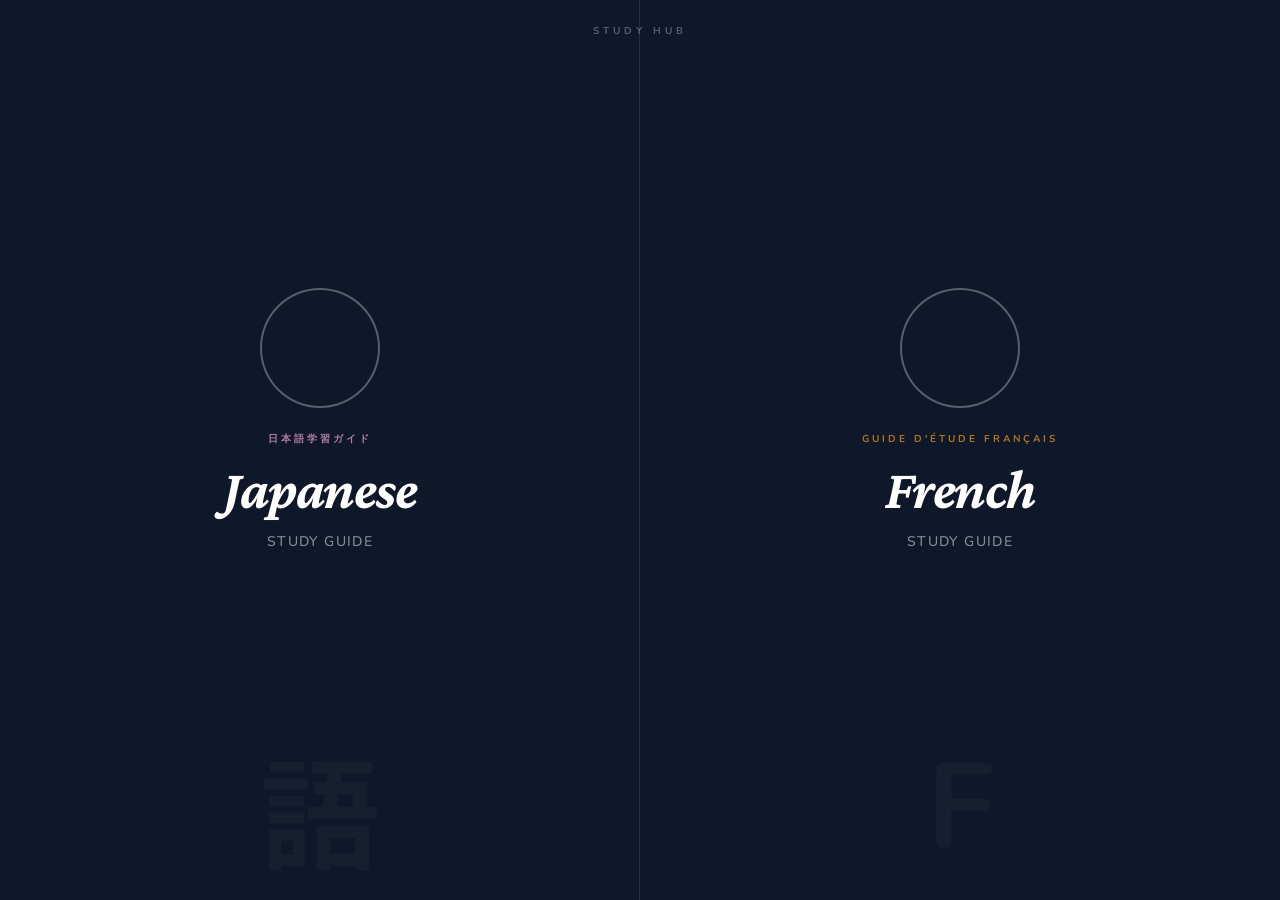
<file: index.html>
<!DOCTYPE html>
<html lang="en">
<head>
    <meta charset="UTF-8">
    <meta name="viewport" content="width=device-width, initial-scale=1.0">
    <title>Study Hub — Language Learning</title>
    <link rel="preconnect" href="https://fonts.googleapis.com">
    <link rel="preconnect" href="https://fonts.gstatic.com" crossorigin>
    <link href="https://fonts.googleapis.com/css2?family=Crimson+Pro:ital,wght@0,400;0,600;0,700;1,400;1,600&family=Nunito:wght@400;500;600;700;800;900&family=Noto+Sans+JP:wght@400;500;700&display=swap" rel="stylesheet">
    <style>
        * { margin: 0; padding: 0; box-sizing: border-box; }
        body { font-family: 'Nunito', sans-serif; background-color: #0f172a; overflow: hidden; }
        .split-container { display: flex; height: 100vh; width: 100vw; }
        .pane { flex: 1; display: flex; align-items: center; justify-content: center; position: relative; overflow: hidden; text-decoration: none; transition: flex 0.7s cubic-bezier(0.4, 0, 0.2, 1); }
        .pane:hover { flex: 1.45; }
        .pane-bg { position: absolute; inset: 0; background-size: cover; background-position: center; transition: transform 0.7s ease; }
        .pane:hover .pane-bg { transform: scale(1.05); }
        .pane-overlay { position: absolute; inset: 0; background: linear-gradient(to top, rgba(15, 23, 42, 0.9), rgba(15, 23, 42, 0.4), rgba(15, 23, 42, 0.2)); transition: opacity 0.5s ease; }
        .pane:hover .pane-overlay { opacity: 0.8; }
        .pane-content { position: relative; z-index: 10; display: flex; flex-direction: column; align-items: center; text-align: center; padding: 2rem; animation: slideUp 0.4s cubic-bezier(0.16, 1, 0.3, 1); }
        @keyframes slideUp { from { opacity: 0; transform: translateY(20px); } to { opacity: 1; transform: translateY(0); } }
        .flag-circle { width: 120px; height: 120px; border-radius: 50%; border: 2px solid rgba(255, 255, 255, 0.3); background-size: cover; background-position: center; margin-bottom: 1.5rem; transition: all 0.5s ease; }
        .pane-jp:hover .flag-circle { border-color: rgba(249, 168, 212, 0.7); box-shadow: 0 0 30px rgba(249, 168, 212, 0.5); }
        .pane-fr:hover .flag-circle { border-color: rgba(245, 158, 11, 0.7); box-shadow: 0 0 30px rgba(245, 158, 11, 0.5); }
        .pane-label { font-size: 10px; font-weight: bold; letter-spacing: 0.3em; text-transform: uppercase; margin-bottom: 0.75rem; opacity: 0.7; }
        .pane-jp .pane-label { color: #f9a8d4; }
        .pane-fr .pane-label { color: #f59e0b; }
        .pane-title { font-family: 'Crimson Pro', serif; font-size: 4rem; font-weight: bold; font-style: italic; color: white; margin-bottom: 0.75rem; letter-spacing: -0.02em; }
        .pane-subtitle { font-size: 0.875rem; color: rgba(255, 255, 255, 0.5); font-weight: 500; letter-spacing: 0.1em; text-transform: uppercase; margin-bottom: 1.5rem; }
        .pane-cta { opacity: 0; transition: all 0.3s ease; transform: translateY(8px); }
        .pane:hover .pane-cta { opacity: 1; transform: translateY(0); }
        .cta-pill { display: inline-flex; align-items: center; gap: 0.5rem; padding: 0.625rem 1.25rem; border-radius: 9999px; font-size: 12px; font-weight: bold; letter-spacing: 0.1em; text-transform: uppercase; border: 1px solid; background: rgba(255, 255, 255, 0.05); backdrop-filter: blur(4px); transition: all 0.3s ease; }
        .pane-jp .cta-pill { border-color: rgba(249, 168, 212, 0.4); color: #f9a8d4; }
        .pane-fr .cta-pill { border-color: rgba(245, 158, 11, 0.4); color: #f59e0b; }
        .pane-watermark { position: absolute; bottom: 2rem; left: 50%; transform: translateX(-50%); font-size: 120px; font-weight: bold; color: rgba(255, 255, 255, 0.03); user-select: none; pointer-events: none; line-height: 1; }
        .pane-jp .pane-watermark { font-family: 'Noto Sans JP', sans-serif; }
        .site-title { position: absolute; top: 1.5rem; left: 50%; transform: translateX(-50%); z-index: 20; text-align: center; pointer-events: none; }
        .site-title p { font-size: 10px; font-weight: bold; letter-spacing: 0.4em; text-transform: uppercase; color: rgba(255, 255, 255, 0.3); }
        .divider { position: absolute; right: 0; top: 0; bottom: 0; width: 1px; background-color: rgba(255, 255, 255, 0.1); display: none; }
        @media (min-width: 768px) { .divider { display: block; } .pane-title { font-size: 3.5rem; } }
        @media (max-width: 768px) { .split-container { flex-direction: column; } .pane, .pane:hover { flex: 1 !important; } .flag-circle { width: 80px; height: 80px; } .pane-title { font-size: 2.5rem; } .divider { display: none; } }
    </style>
</head>
<body>
    <div class="split-container">
        <a href="japanese.html" class="pane pane-jp">
            <div class="pane-bg" style="background-image: url('https://images.unsplash.com/photo-1493976040374-85c8e12f0c0e?q=80&w=2070&auto=format&fit=crop')"></div>
            <div class="pane-overlay"></div>
            <div class="pane-content">
                <div class="flag-circle" style="background-image: url('https://flagcdn.com/w320/jp.png')"></div>
                <p class="pane-label">日本語学習ガイド</p>
                <h2 class="pane-title">Japanese</h2>
                <p class="pane-subtitle">Study Guide</p>
                <div class="pane-cta">
                    <span class="cta-pill">Begin Studying →</span>
                </div>
            </div>
            <div class="pane-watermark">語</div>
            <div class="divider"></div>
        </a>

        <a href="french.html" class="pane pane-fr">
            <div class="pane-bg" style="background-image: url('https://images.unsplash.com/photo-1502602898657-3e91760cbb34?q=80&w=2073&auto=format&fit=crop')"></div>
            <div class="pane-overlay"></div>
            <div class="pane-content">
                <div class="flag-circle" style="background-image: url('https://flagcdn.com/w320/fr.png')"></div>
                <p class="pane-label">Guide d'étude français</p>
                <h2 class="pane-title">French</h2>
                <p class="pane-subtitle">Study Guide</p>
                <div class="pane-cta">
                    <span class="cta-pill">Begin Studying →</span>
                </div>
            </div>
            <div class="pane-watermark">F</div>
        </a>
    </div>

    <div class="site-title">
        <p>Study Hub</p>
    </div>
</body>
</html>
</file>
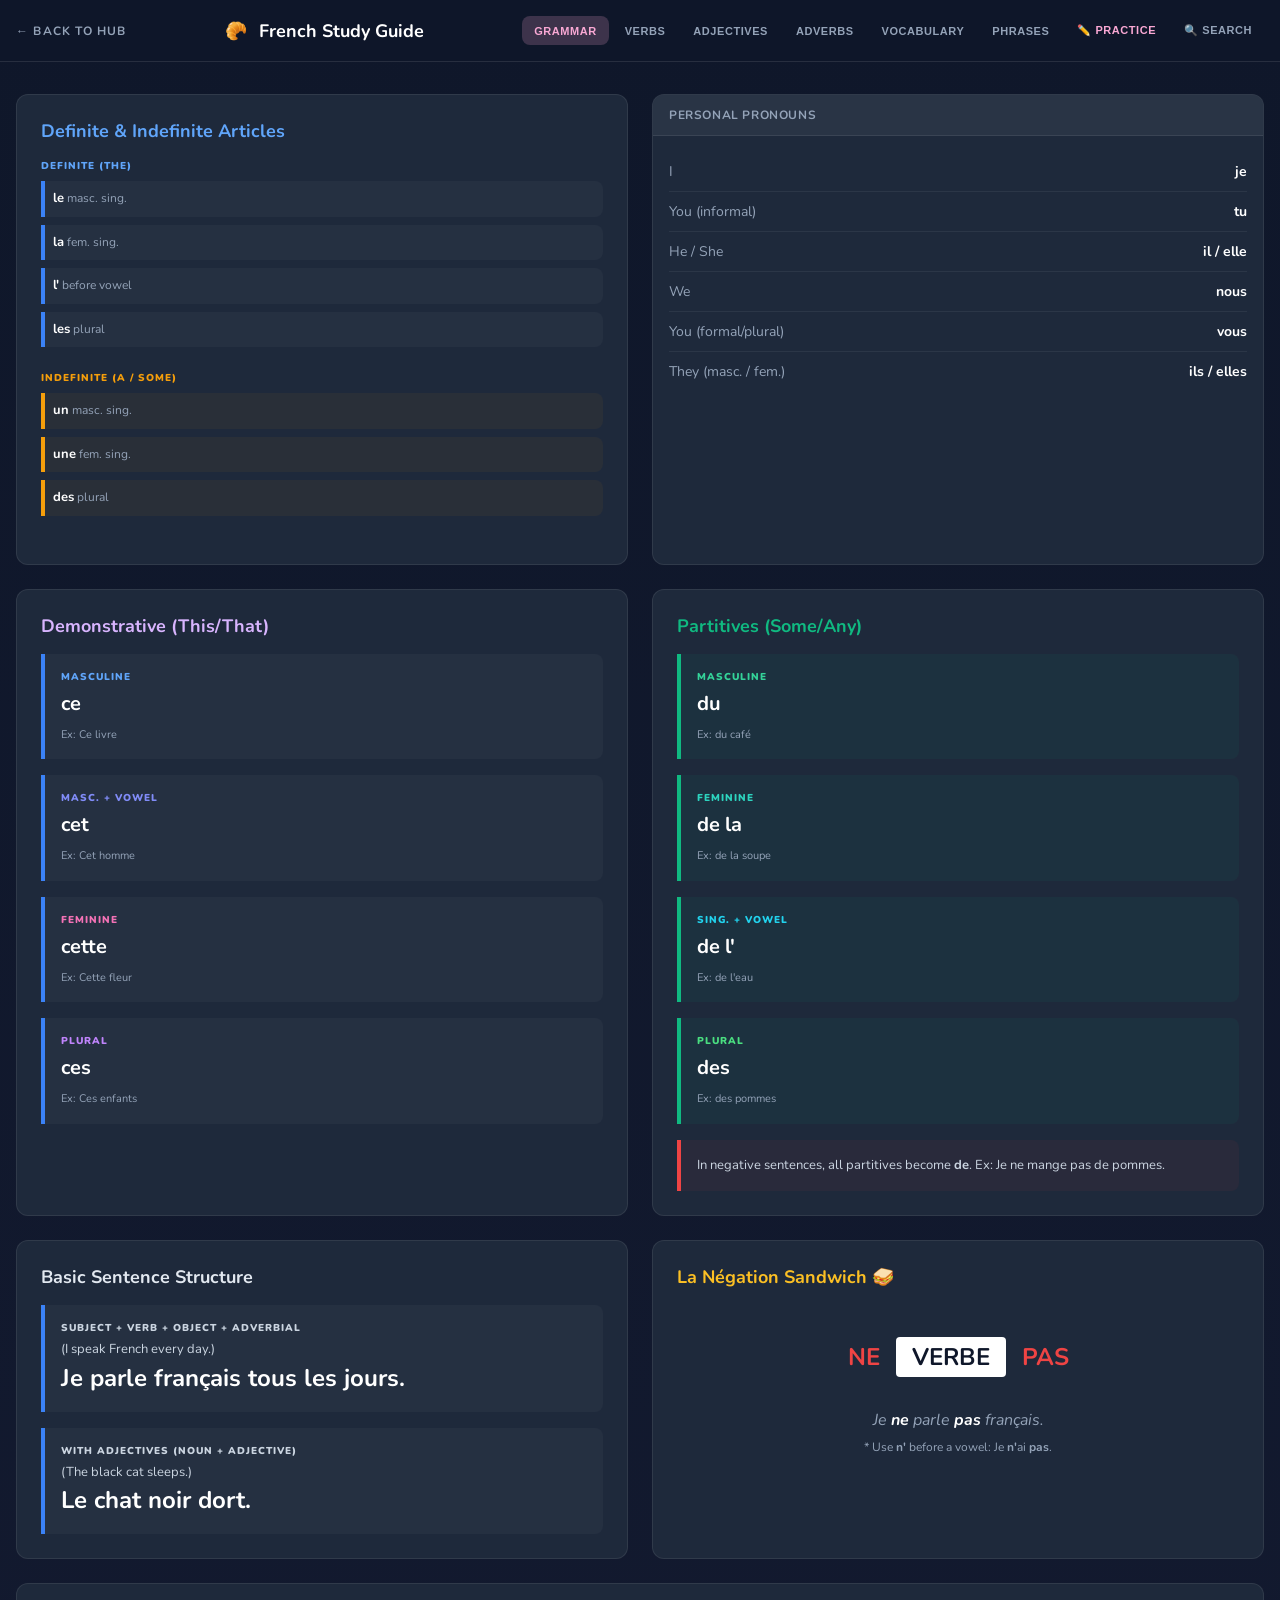
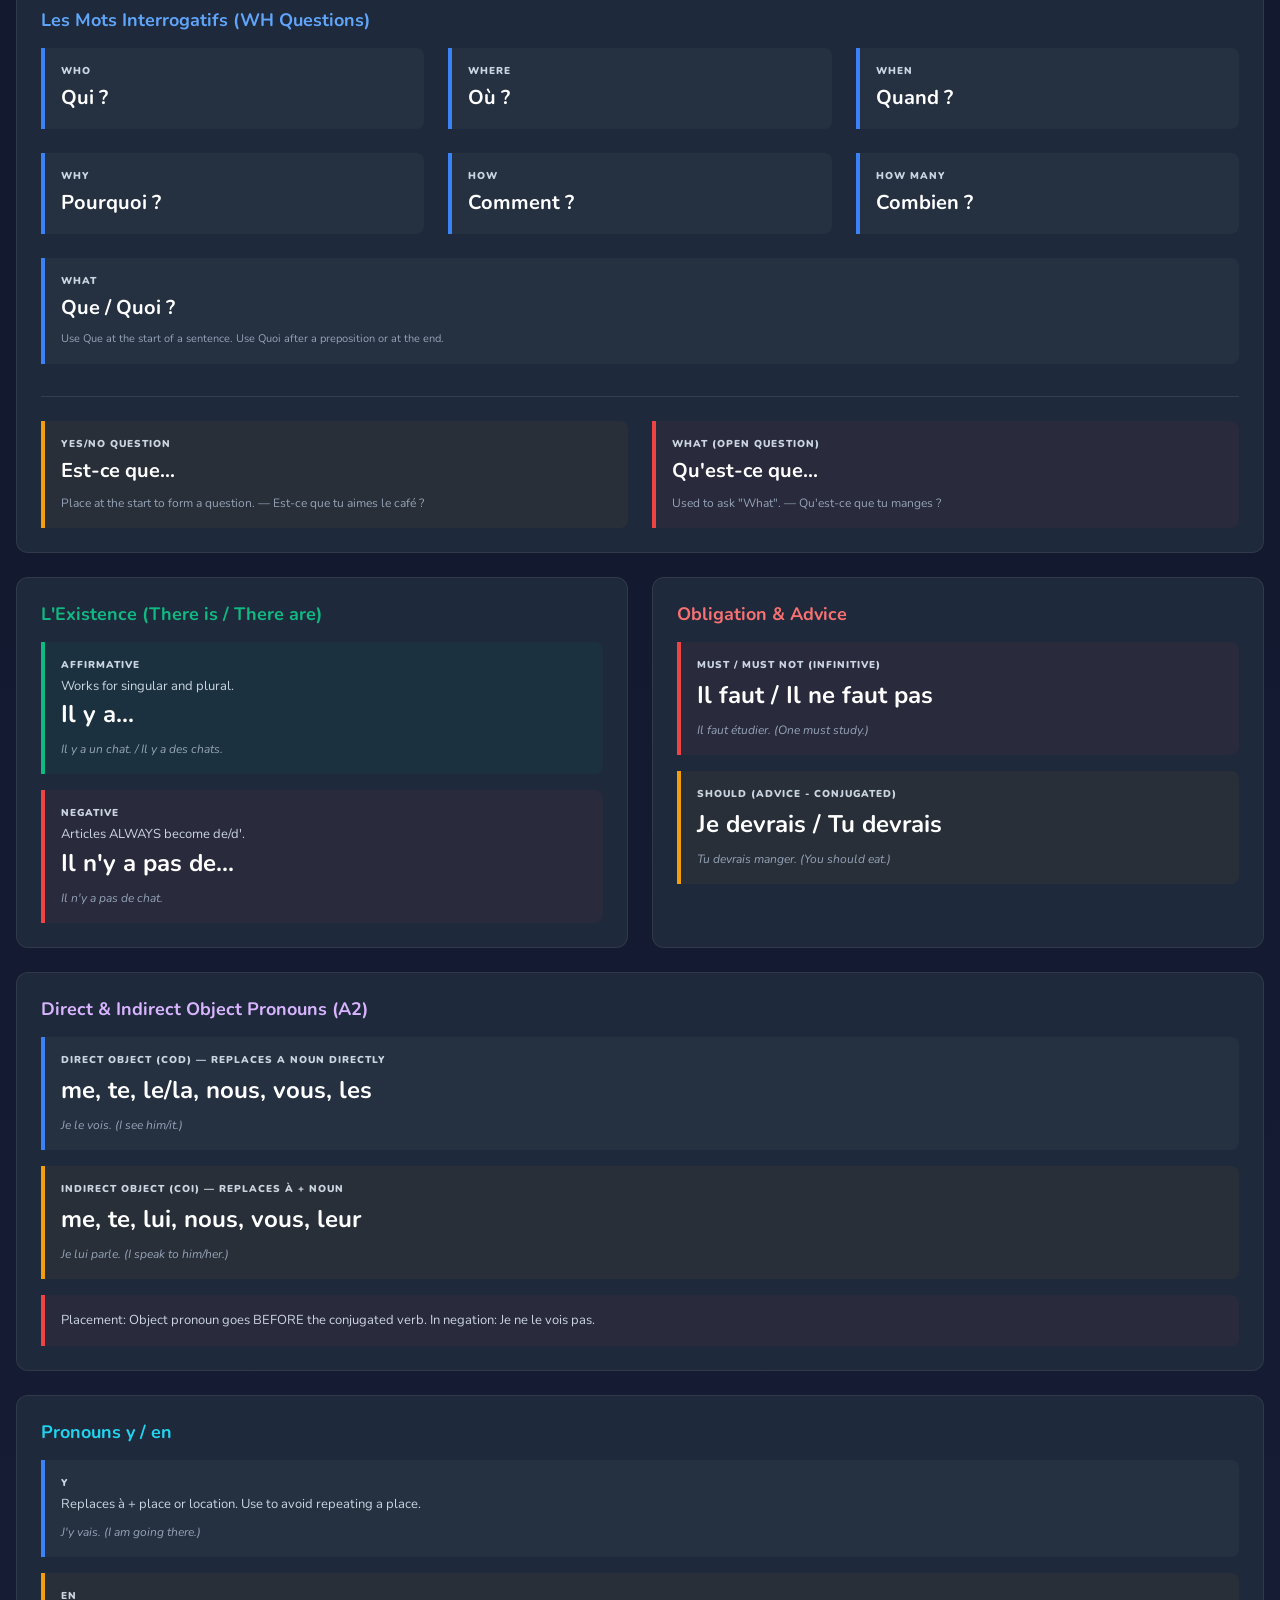
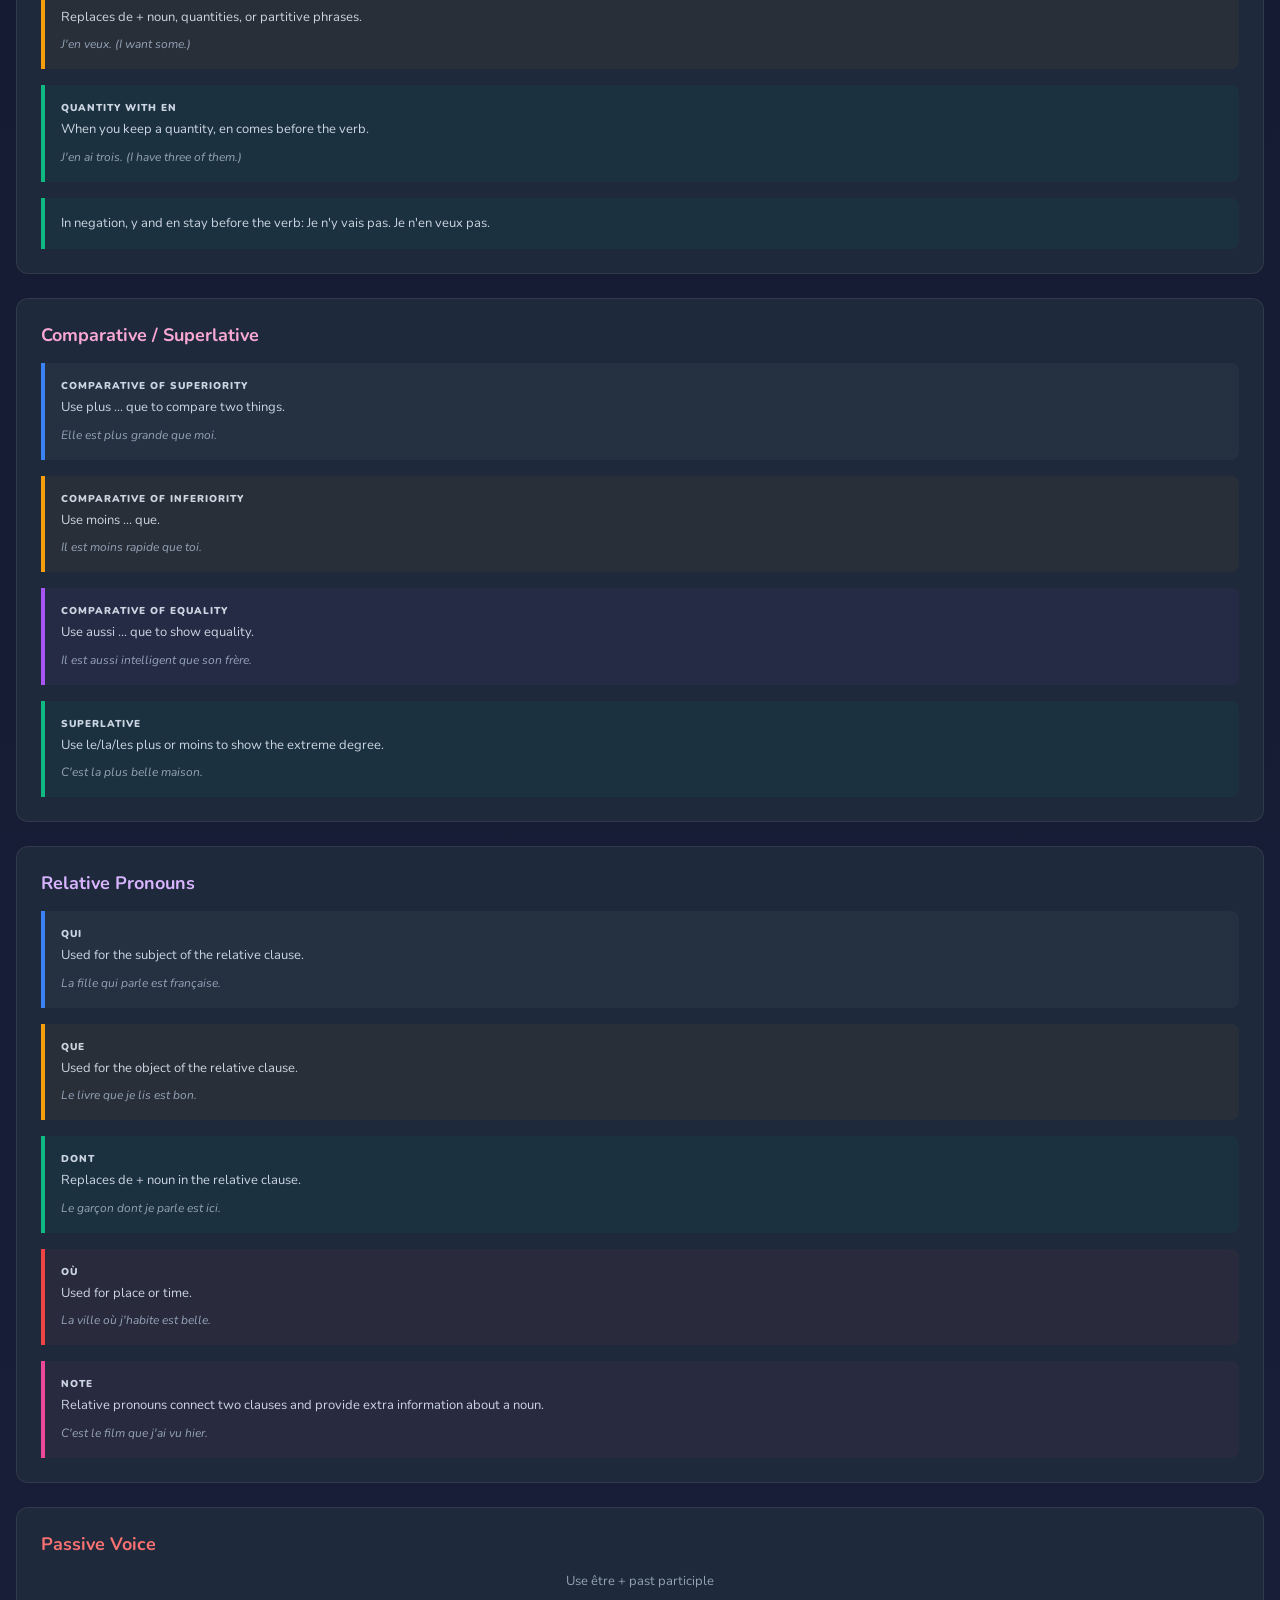
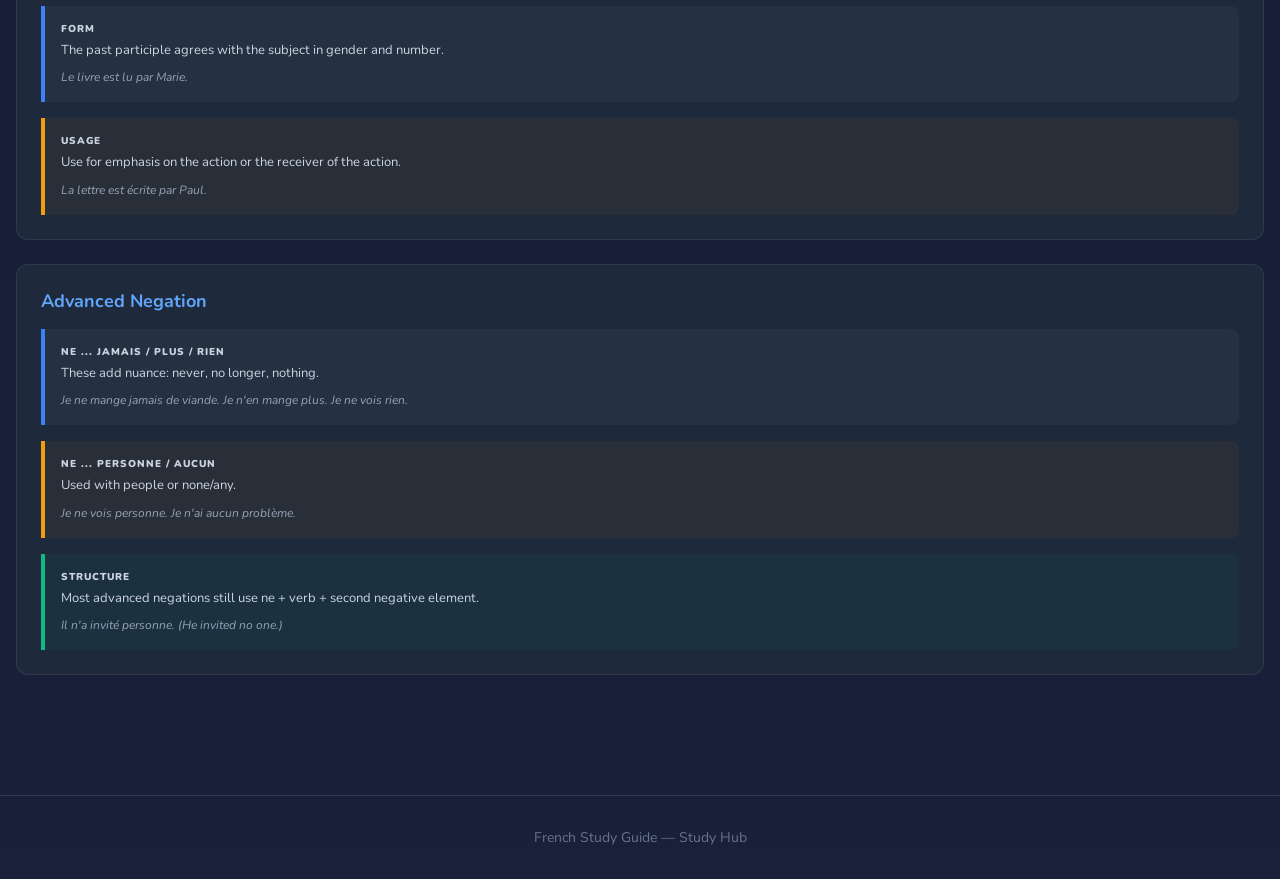
<file: french.html>
<!DOCTYPE html>
<html lang="en">
<head>
    <meta charset="UTF-8">
    <meta name="viewport" content="width=device-width, initial-scale=1.0">
    <title>French Study Guide</title>
    <script type="module" src="js/french.js"></script>
    <script src="js/practicemodule.js"></script>
    <link rel="stylesheet" href="style.css">
    <link rel="preconnect" href="https://fonts.googleapis.com">
    <link rel="preconnect" href="https://fonts.gstatic.com" crossorigin>
    <link href="https://fonts.googleapis.com/css2?family=Nunito:wght@400;500;600;700;800;900&display=swap" rel="stylesheet">
</head>
<body data-lang="fr">
    <header>
        <div class="header-content">
            <a href="index.html" class="back-link">← Back to Hub</a>
            <div class="header-title">
                <span>🥐</span>
                <span>French Study Guide</span>
            </div>

            <button class="menu-toggle" id="menuToggle" aria-label="Open Menu">
                <span></span>
                <span></span>
                <span></span>
            </button>

            <nav class="nav-tabs" id="navTabs">
                <button class="tab-btn active" onclick="switchTab('grammar')">Grammar</button>
                <button class="tab-btn" onclick="switchTab('verbs')">Verbs</button>
                <button class="tab-btn" onclick="switchTab('adjectives')">Adjectives</button>
                <button class="tab-btn" onclick="switchTab('adverbs')">Adverbs</button>
                <button class="tab-btn" onclick="switchTab('vocabulary')">Vocabulary</button>
                <button class="tab-btn" onclick="switchTab('phrases')">Phrases</button>
                <button class="tab-btn practice-tab-btn" onclick="switchTab('practice')">✏️ Practice</button>
                <button class="tab-btn" onclick="switchTab('search')">🔍 Search</button>
            </nav>
        </div>
    </header>

    <main>

        <!-- ── Grammar tab ─────────────────────────────────────────── -->
        <div id="grammar" class="tab-content active">
            <!-- Static island: Négation Sandwich visual -->
            <div id="negation-sandwich-visual" class="card" style="display:none;">
                <h3 class="card-title gold">La Négation Sandwich 🥪</h3>
                <div style="display:flex;align-items:center;justify-content:center;gap:1rem;font-size:1.5rem;font-weight:bold;padding:2rem 0;">
                    <span style="color:#ef4444;">NE</span>
                    <span style="background:white;color:#0f172a;padding:0.25rem 1rem;border-radius:0.25rem;">VERBE</span>
                    <span style="color:#ef4444;">PAS</span>
                </div>
                <p class="vocab-en" style="text-align:center;font-style:italic;">Je <b style="color:white;">ne</b> parle <b style="color:white;">pas</b> français.</p>
                <p class="vocab-en" style="text-align:center;font-size:12px;margin-top:0.5rem;">* Use <b>n'</b> before a vowel: Je <b>n'</b>ai <b>pas</b>.</p>
            </div>
        </div>

        <!-- ── Verbs tab ────────────────────────────────────────────── -->
        <div id="verbs" class="tab-content"></div>

        <!-- ── Adjectives tab ──────────────────────────────────────── -->
        <div id="adjectives" class="tab-content">
            <!-- Static island: BAGS adjective placement -->
            <div id="bags-placement" style="display:none;">
                <div class="grid-2" style="margin-bottom:1.5rem;">
                    <div class="info-box gold" style="margin:0;">
                        <p class="accent-text">Adjective Placement</p>
                        <p class="vocab-en" style="font-size:13px;">Most adjectives go <b>AFTER</b> the noun (<i>maison blanche</i>).<br>Short/Common (BAGS) go <b>BEFORE</b> (<i>petit chat</i>).</p>
                        <p class="vocab-en" style="font-size:11px;margin-top:0.5rem;">BAGS = Beauty, Age, Goodness, Size</p>
                    </div>
                    <div class="info-box blue" style="margin:0;">
                        <p class="accent-text">Comparative &amp; Superlative</p>
                        <p class="vocab-en" style="font-size:13px;"><b>Comparative:</b> plus… que (<i>Je suis plus grand que toi.</i>)<br><b>Superlative:</b> le/la/les plus… (<i>C'est le plus grand.</i>)</p>
                    </div>
                </div>
            </div>
        </div>

        <!-- ── Adverbs tab ──────────────────────────────────────────── -->
        <div id="adverbs" class="tab-content"></div>

        <!-- ── Vocabulary tab ──────────────────────────────────────── -->
        <div id="vocabulary" class="tab-content">
            <div class="vocab-menu">
                <!-- Populated by french.js -->
            </div>

            <div id="vocab-picker-bar" class="vocab-picker-bar" style="display:none;">
                <button class="vocab-back-btn" onclick="showVocabMenu()">← Topics</button>
                <span class="vocab-picker-label"></span>
            </div>

            <div id="vocab-tables"></div>
        </div>

        <!-- ── Phrases tab ──────────────────────────────────────────── -->
        <div id="phrases" class="tab-content"></div>

        <!-- ── Search tab ───────────────────────────────────────────── -->
        <div id="search" class="tab-content"></div>

        <!-- ── Practice tab ─────────────────────────────────────────── -->
        <div id="practice" class="tab-content">
            <div id="practice-home">
                <div class="practice-intro">
                    <div class="practice-intro-icon">✏️</div>
                    <h2 class="practice-intro-title">Practice Mode</h2>
                    <p class="practice-intro-desc">Pick a topic below — AI will generate a quiz using only the content from this guide.</p>
                </div>
                <div id="practice-topic-grid" class="practice-topic-grid"></div>
            </div>
            <div id="practice-quiz-view" style="display:none;">
                <div class="practice-quiz-header">
                    <button class="practice-back-btn" onclick="backToPracticeHome()">← Topics</button>
                    <span id="practice-quiz-topic-label" class="practice-quiz-topic-label"></span>
                    <span id="practice-quiz-progress" class="practice-quiz-progress"></span>
                </div>
                <div id="practice-loading" class="practice-loading">
                    <div class="practice-spinner"></div>
                    <p>Generating your quiz…</p>
                </div>
                <div id="practice-error" class="practice-error" style="display:none;">
                    <p>❌ Could not generate quiz. Check your connection and try again.</p>
                    <button class="results-btn secondary" onclick="backToPracticeHome()">← Back to Topics</button>
                </div>
                <div id="quiz-question-area"></div>
            </div>
            <div id="practice-results-view" style="display:none;">
                <div class="practice-results-card">
                    <div id="results-emoji" class="results-emoji"></div>
                    <h2 id="results-title" class="results-title"></h2>
                    <p id="results-score" class="results-score"></p>
                    <div id="results-breakdown" class="results-breakdown"></div>
                    <div class="results-actions">
                        <button class="results-btn primary" onclick="retryQuiz()">🔄 Try Again</button>
                        <button class="results-btn secondary" onclick="backToPracticeHome()">📚 New Topic</button>
                    </div>
                </div>
            </div>
        </div>

    </main>

    <footer>
        <p>French Study Guide — Study Hub</p>
    </footer>
</body>
</html>
</file>
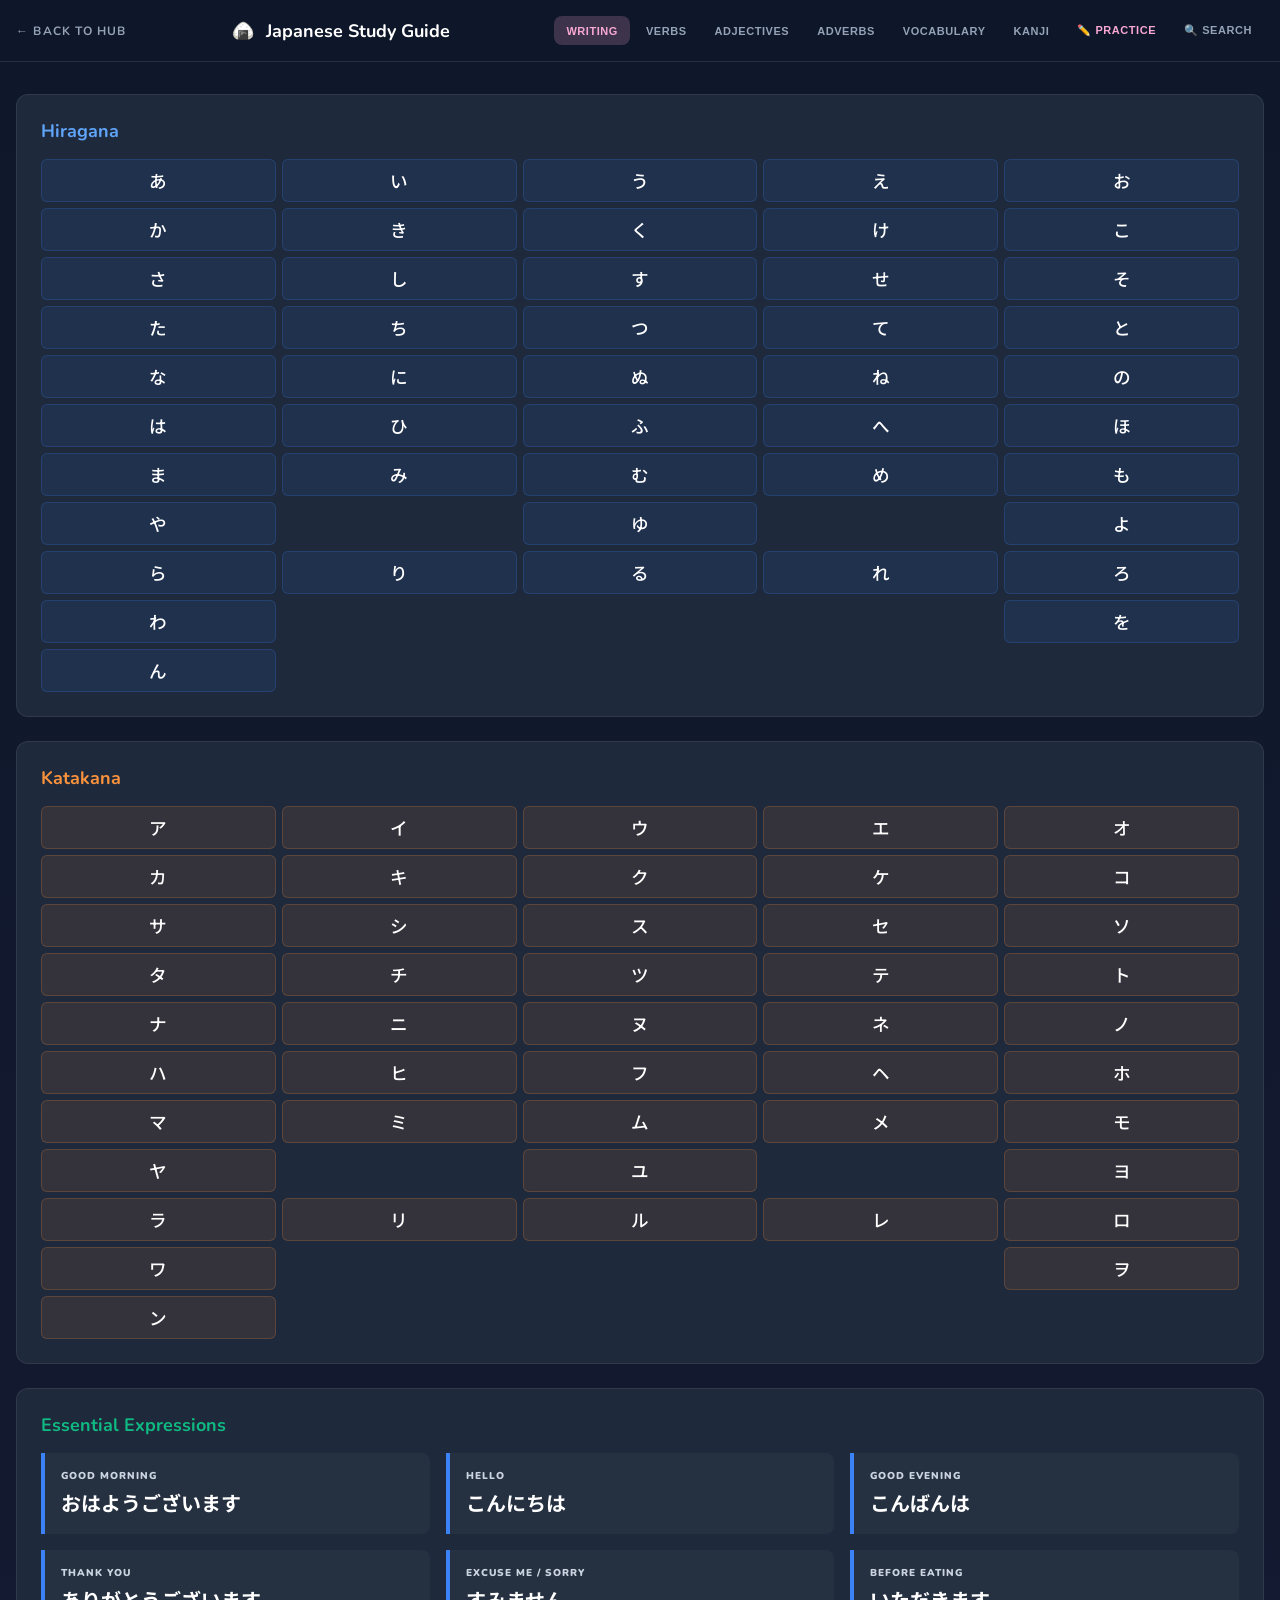
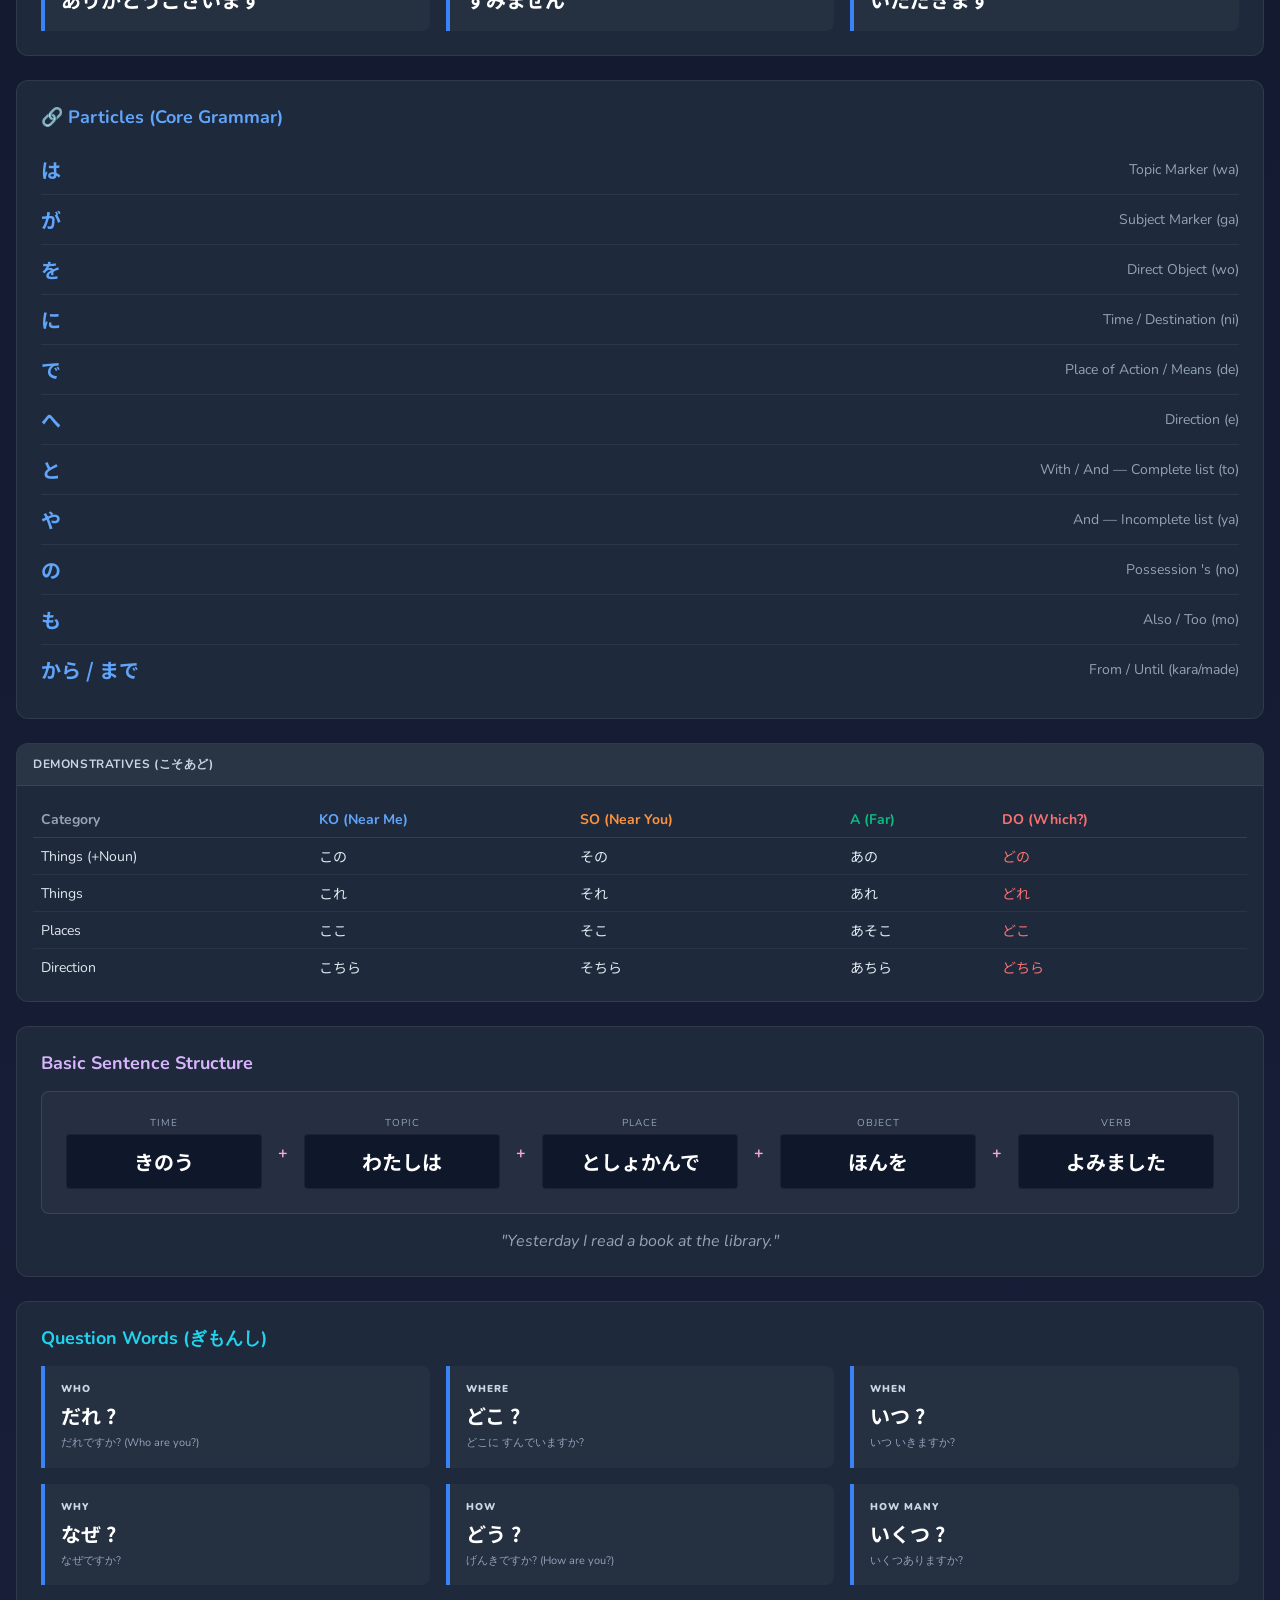
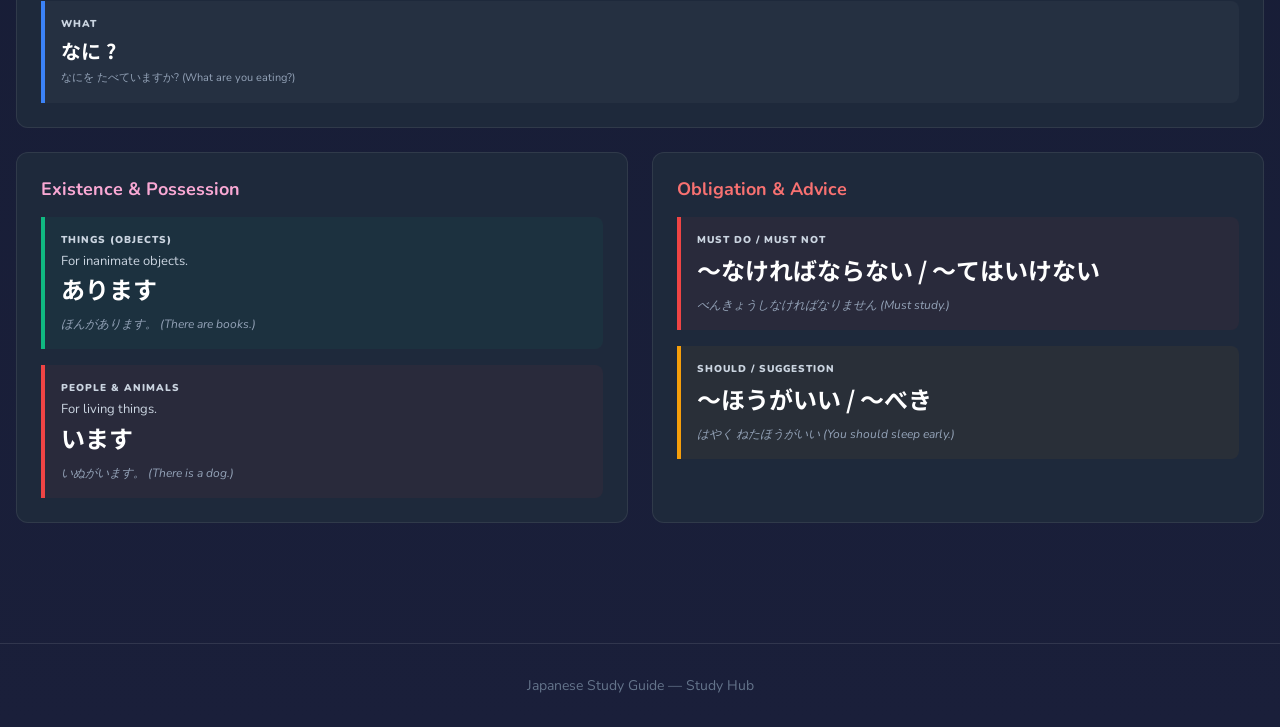
<file: japanese.html>
<!DOCTYPE html>
<html lang="en">
<head>
    <meta charset="UTF-8">
    <meta name="viewport" content="width=device-width, initial-scale=1.0">
    <title>Japanese Study Guide</title>
    <script type="module" src="js/japanese.js"></script>
    <script src="js/practicemodule.js"></script>
    <link rel="stylesheet" href="style.css">
    <link rel="preconnect" href="https://fonts.googleapis.com">
    <link rel="preconnect" href="https://fonts.gstatic.com" crossorigin>
    <link href="https://fonts.googleapis.com/css2?family=Nunito:wght@400;500;600;700;800;900&family=Noto+Sans+JP:wght@400;500;700;900&display=swap" rel="stylesheet">
</head>
<body data-lang="jp">
    <header>
        <div class="header-content">
            <a href="index.html" class="back-link">← Back to Hub</a>
            <div class="header-title">
                <span>🍙</span>
                <span>Japanese Study Guide</span>
            </div>

            <button class="menu-toggle" id="menuToggle" aria-label="Open Menu">
                <span></span>
                <span></span>
                <span></span>
            </button>

            <nav class="nav-tabs" id="navTabs">
                <button class="tab-btn active" onclick="switchTab('writing')">Writing</button>
                <button class="tab-btn" onclick="switchTab('verbs')">Verbs</button>
                <button class="tab-btn" onclick="switchTab('adjectives')">Adjectives</button>
                <button class="tab-btn" onclick="switchTab('adverbs')">Adverbs</button>
                <button class="tab-btn" onclick="switchTab('vocabulary')">Vocabulary</button>
                <button class="tab-btn" onclick="switchTab('kanji')">Kanji</button>
                <button class="tab-btn practice-tab-btn" onclick="switchTab('practice')">✏️ Practice</button>
                <button class="tab-btn" onclick="switchTab('search')">🔍 Search</button>
            </nav>
        </div>
    </header>

    <main>

        <!-- ── Writing tab ─────────────────────────────────────────── -->
        <div id="writing" class="tab-content active">

            <!-- Static island: Particles grid -->
            <div id="particle-grid" class="card">
                <h3 class="card-title blue">🔗 Particles (Core Grammar)</h3>
                <div class="vocab-items" style="padding:0;">
                    <div class="vocab-item"><span class="vocab-jp" style="color:#60a5fa;font-size:1.25rem;">は</span><span class="vocab-en">Topic Marker (wa)</span></div>
                    <div class="vocab-item"><span class="vocab-jp" style="color:#60a5fa;font-size:1.25rem;">が</span><span class="vocab-en">Subject Marker (ga)</span></div>
                    <div class="vocab-item"><span class="vocab-jp" style="color:#60a5fa;font-size:1.25rem;">を</span><span class="vocab-en">Direct Object (wo)</span></div>
                    <div class="vocab-item"><span class="vocab-jp" style="color:#60a5fa;font-size:1.25rem;">に</span><span class="vocab-en">Time / Destination (ni)</span></div>
                    <div class="vocab-item"><span class="vocab-jp" style="color:#60a5fa;font-size:1.25rem;">で</span><span class="vocab-en">Place of Action / Means (de)</span></div>
                    <div class="vocab-item"><span class="vocab-jp" style="color:#60a5fa;font-size:1.25rem;">へ</span><span class="vocab-en">Direction (e)</span></div>
                    <div class="vocab-item"><span class="vocab-jp" style="color:#60a5fa;font-size:1.25rem;">と</span><span class="vocab-en">With / And — Complete list (to)</span></div>
                    <div class="vocab-item"><span class="vocab-jp" style="color:#60a5fa;font-size:1.25rem;">や</span><span class="vocab-en">And — Incomplete list (ya)</span></div>
                    <div class="vocab-item"><span class="vocab-jp" style="color:#60a5fa;font-size:1.25rem;">の</span><span class="vocab-en">Possession 's (no)</span></div>
                    <div class="vocab-item"><span class="vocab-jp" style="color:#60a5fa;font-size:1.25rem;">も</span><span class="vocab-en">Also / Too (mo)</span></div>
                    <div class="vocab-item"><span class="vocab-jp" style="color:#60a5fa;font-size:1.25rem;">から / まで</span><span class="vocab-en">From / Until (kara/made)</span></div>
                </div>
            </div>

            <!-- Static island: こそあど demonstrative table -->
            <div id="kosoado-table" class="vocab-table">
                <div class="vocab-header" style="color:#cbd5e1;">Demonstratives (こそあど)</div>
                <div style="overflow-x:auto;padding:1rem;">
                    <table style="width:100%;text-align:left;border-collapse:collapse;font-size:14px;">
                        <thead>
                            <tr style="border-bottom:1px solid rgba(255,255,255,0.1);">
                                <th style="padding:0.5rem;color:#94a3b8;">Category</th>
                                <th style="padding:0.5rem;color:#60a5fa;">KO (Near Me)</th>
                                <th style="padding:0.5rem;color:#fb923c;">SO (Near You)</th>
                                <th style="padding:0.5rem;color:#10b981;">A (Far)</th>
                                <th style="padding:0.5rem;color:#f87171;">DO (Which?)</th>
                            </tr>
                        </thead>
                        <tbody style="font-family:'Noto Sans JP',sans-serif;">
                            <tr style="border-bottom:1px solid rgba(255,255,255,0.05);">
                                <td style="padding:0.5rem;font-family:'Nunito',sans-serif;font-weight:normal;">Things (+Noun)</td>
                                <td style="padding:0.5rem;">この</td>
                                <td style="padding:0.5rem;">その</td>
                                <td style="padding:0.5rem;">あの</td>
                                <td style="padding:0.5rem;color:#f87171;">どの</td>
                            </tr>
                            <tr style="border-bottom:1px solid rgba(255,255,255,0.05);">
                                <td style="padding:0.5rem;font-family:'Nunito',sans-serif;font-weight:normal;">Things</td>
                                <td style="padding:0.5rem;">これ</td>
                                <td style="padding:0.5rem;">それ</td>
                                <td style="padding:0.5rem;">あれ</td>
                                <td style="padding:0.5rem;color:#f87171;">どれ</td>
                            </tr>
                            <tr style="border-bottom:1px solid rgba(255,255,255,0.05);">
                                <td style="padding:0.5rem;font-family:'Nunito',sans-serif;font-weight:normal;">Places</td>
                                <td style="padding:0.5rem;">ここ</td>
                                <td style="padding:0.5rem;">そこ</td>
                                <td style="padding:0.5rem;">あそこ</td>
                                <td style="padding:0.5rem;color:#f87171;">どこ</td>
                            </tr>
                            <tr>
                                <td style="padding:0.5rem;font-family:'Nunito',sans-serif;font-weight:normal;">Direction</td>
                                <td style="padding:0.5rem;">こちら</td>
                                <td style="padding:0.5rem;">そちら</td>
                                <td style="padding:0.5rem;">あちら</td>
                                <td style="padding:0.5rem;color:#f87171;">どちら</td>
                            </tr>
                        </tbody>
                    </table>
                </div>
            </div>

            <!-- Static island: Sentence structure block -->
            <div id="sentence-structure-block" class="card">
                <h3 class="card-title purple">Basic Sentence Structure</h3>
                <div class="sentence-block">
                    <div class="sentence-part">
                        <p class="sentence-role">Time</p>
                        <p class="sentence-word">きのう</p>
                    </div>
                    <span class="sentence-plus">+</span>
                    <div class="sentence-part">
                        <p class="sentence-role">Topic</p>
                        <p class="sentence-word">わたしは</p>
                    </div>
                    <span class="sentence-plus">+</span>
                    <div class="sentence-part">
                        <p class="sentence-role">Place</p>
                        <p class="sentence-word">としょかんで</p>
                    </div>
                    <span class="sentence-plus">+</span>
                    <div class="sentence-part">
                        <p class="sentence-role">Object</p>
                        <p class="sentence-word">ほんを</p>
                    </div>
                    <span class="sentence-plus">+</span>
                    <div class="sentence-part">
                        <p class="sentence-role">Verb</p>
                        <p class="sentence-word">よみました</p>
                    </div>
                </div>
                <p class="vocab-en" style="text-align:center;margin-top:1rem;font-style:italic;">"Yesterday I read a book at the library."</p>
            </div>

        </div>

        <!-- ── Verbs tab ────────────────────────────────────────────── -->
        <div id="verbs" class="tab-content"></div>

        <!-- ── Adjectives tab ──────────────────────────────────────── -->
        <div id="adjectives" class="tab-content"></div>

        <!-- ── Adverbs tab ──────────────────────────────────────────── -->
        <div id="adverbs" class="tab-content"></div>

        <!-- ── Vocabulary tab ──────────────────────────────────────── -->
        <div id="vocabulary" class="tab-content">
            <div class="vocab-menu">
                <!-- Populated by japanese.js -->
            </div>

            <div id="vocab-picker-bar" class="vocab-picker-bar" style="display:none;">
                <button class="vocab-back-btn" onclick="showVocabMenu()">← Topics</button>
                <span class="vocab-picker-label"></span>
            </div>

            <div id="vocab-tables"></div>
        </div>

        <!-- ── Kanji tab ────────────────────────────────────────────── -->
        <div id="kanji" class="tab-content">
            <div class="kanji-intro">
                <div>
                    <h2>Kanji Master List</h2>
                    <p>Lessons 1–18 · 180 characters · N5–N4</p>
                </div>
                <div class="kanji-watermark">漢</div>
            </div>
            <!-- Lessons injected by japanese.js initKanjiTab() -->
        </div>

        <!-- ── Search tab ───────────────────────────────────────────── -->
        <div id="search" class="tab-content"></div>

        <!-- ── Practice tab ─────────────────────────────────────────── -->
        <div id="practice" class="tab-content">
            <div id="practice-home">
                <div class="practice-intro">
                    <div class="practice-intro-icon">✏️</div>
                    <h2 class="practice-intro-title">Practice Mode</h2>
                    <p class="practice-intro-desc">Pick a topic below — AI will generate a quiz using only the content from this guide.</p>
                </div>
                <div id="practice-topic-grid" class="practice-topic-grid"></div>
            </div>
            <div id="practice-quiz-view" style="display:none;">
                <div class="practice-quiz-header">
                    <button class="practice-back-btn" onclick="backToPracticeHome()">← Topics</button>
                    <span id="practice-quiz-topic-label" class="practice-quiz-topic-label"></span>
                    <span id="practice-quiz-progress" class="practice-quiz-progress"></span>
                </div>
                <div id="practice-loading" class="practice-loading">
                    <div class="practice-spinner"></div>
                    <p>Generating your quiz…</p>
                </div>
                <div id="practice-error" class="practice-error" style="display:none;">
                    <p>❌ Could not generate quiz. Check your connection and try again.</p>
                    <button class="results-btn secondary" onclick="backToPracticeHome()">← Back to Topics</button>
                </div>
                <div id="quiz-question-area"></div>
            </div>
            <div id="practice-results-view" style="display:none;">
                <div class="practice-results-card">
                    <div id="results-emoji" class="results-emoji"></div>
                    <h2 id="results-title" class="results-title"></h2>
                    <p id="results-score" class="results-score"></p>
                    <div id="results-breakdown" class="results-breakdown"></div>
                    <div class="results-actions">
                        <button class="results-btn primary" onclick="retryQuiz()">🔄 Try Again</button>
                        <button class="results-btn secondary" onclick="backToPracticeHome()">📚 New Topic</button>
                    </div>
                </div>
            </div>
        </div>

    </main>

    <footer>
        <p>Japanese Study Guide — Study Hub</p>
    </footer>
</body>
</html>
</file>
<file: style.css>
/* ============================================
   TABLE OF CONTENTS
   ============================================
   1. Reset & Base Styles
   2. Typography
   3. Layout & Container
   4. Header & Navigation
      4.1 Header Base
      4.2 Desktop Navigation
      4.3 Mobile Navigation (Hamburger Menu)
   5. Main Content & Tabs
   6. Cards
   7. Tables & Vocabulary Lists
   8. Grid Systems
      8.1 Standard Grids
      8.2 Character Grids
   9. Buttons
   10. Info Boxes & Alerts
   11. Kanji Components
   12. Sentence Blocks
   13. Inner Navigation (Book Tabs)
   14. Footer
   15. Animations
   16. Responsive Breakpoints
       16.1 Tablet & Below (max-width: 768px)
       16.2 Desktop (min-width: 768px)
   ============================================ */


/* ============================================
   1. RESET & BASE STYLES
   ============================================ */

* {
    margin: 0;
    padding: 0;
    box-sizing: border-box;
}

body {
    font-family: 'Nunito', sans-serif;
    background: linear-gradient(to bottom, #0f172a, #1a1f3a);
    color: #e2e8f0;
    min-height: 100vh;
}


/* ============================================
   2. TYPOGRAPHY
   ============================================ */

.jp-font {
    font-family: 'Noto Sans JP', sans-serif;
}


/* ============================================
   3. LAYOUT & CONTAINER
   ============================================ */

main {
    max-width: 1280px;
    margin: 0 auto;
    padding: 2rem 1rem;
}


/* ============================================
   4. HEADER & NAVIGATION
   ============================================ */

/* --------------------------------------------
   4.1 Header Base
   -------------------------------------------- */

header {
    position: sticky;
    top: 0;
    z-index: 50;
    background: rgba(15, 23, 42, 0.95);
    backdrop-filter: blur(8px);
    border-bottom: 1px solid rgba(255, 255, 255, 0.1);
}

.header-content {
    max-width: 1280px;
    margin: 0 auto;
    padding: 1rem;
    display: flex;
    align-items: center;
    justify-content: space-between;
}

.header-title {
    font-size: 1.125rem;
    font-weight: bold;
    color: white;
    display: flex;
    align-items: center;
    gap: 0.75rem;
}

.header-title .jp-font {
    font-size: 1.25rem;
}

.back-link {
    display: flex;
    align-items: center;
    gap: 0.5rem;
    color: #94a3b8;
    text-decoration: none;
    font-size: 12px;
    font-weight: bold;
    text-transform: uppercase;
    letter-spacing: 0.1em;
    transition: color 0.3s ease;
}

.back-link:hover {
    color: #f9a8d4;
}

/* --------------------------------------------
   4.2 Desktop Navigation
   -------------------------------------------- */

.nav-tabs {
    display: none;
    gap: 0.25rem;
}

.tab-btn {
    padding: 0.5rem 0.75rem;
    border-radius: 0.5rem;
    font-size: 11px;
    font-weight: bold;
    text-transform: uppercase;
    letter-spacing: 0.05em;
    border: none;
    background: transparent;
    color: #94a3b8;
    cursor: pointer;
    transition: all 0.2s ease;
}

.tab-btn:hover {
    background: rgba(255, 255, 255, 0.08);
    color: white;
}

.tab-btn.active {
    background: rgba(249, 168, 212, 0.2);
    color: #f9a8d4;
}

/* --------------------------------------------
   4.3 Mobile Navigation (Hamburger Menu)
   -------------------------------------------- */

.menu-toggle {
    display: none;
    flex-direction: column;
    justify-content: space-between;
    width: 30px;
    height: 21px;
    background: transparent;
    border: none;
    cursor: pointer;
    padding: 0;
    z-index: 100;
}

.menu-toggle span {
    width: 100%;
    height: 3px;
    background-color: white;
    border-radius: 10px;
    transition: all 0.3s ease;
}

/* Hamburger to X animation */
.menu-toggle.active span:nth-child(1) {
    transform: translateY(9px) rotate(45deg);
}

.menu-toggle.active span:nth-child(2) {
    opacity: 0;
}

.menu-toggle.active span:nth-child(3) {
    transform: translateY(-9px) rotate(-45deg);
}


/* ============================================
   5. MAIN CONTENT & TABS
   ============================================ */

.tab-content {
    display: none;
    animation: fadeIn 0.3s ease;
}

.tab-content.active {
    display: block;
}


/* ============================================
   6. CARDS
   ============================================ */

.card {
    background: #1e293b;
    border: 1px solid rgba(255, 255, 255, 0.08);
    border-radius: 0.75rem;
    padding: 1.5rem;
    margin-bottom: 1.5rem;
    transition: all 0.3s ease;
}

.card:hover {
    transform: translateY(-3px);
    box-shadow: 0 10px 25px rgba(0, 0, 0, 0.3);
}

.card-title {
    font-size: 1.125rem;
    font-weight: bold;
    margin-bottom: 1rem;
    display: flex;
    align-items: center;
    gap: 0.5rem;
}

/* Card Title Color Variants */
.card-title.blue   { color: #60a5fa; }
.card-title.orange { color: #fb923c; }
.card-title.pink   { color: #f9a8d4; }
.card-title.purple { color: #d8b4fe; }
.card-title.green  { color: #10b981; }
.card-title.red    { color: #f87171; }
.card-title.yellow { color: #facc15; }
.card-title.cyan   { color: #22d3ee; }


/* ============================================
   7. TABLES & VOCABULARY LISTS
   ============================================ */

.vocab-table {
    background: #1e293b;
    border: 1px solid rgba(255, 255, 255, 0.08);
    border-radius: 0.75rem;
    overflow: hidden;
    margin-bottom: 1.5rem;
}

.vocab-header {
    background: rgba(255, 255, 255, 0.05);
    padding: 0.75rem 1rem;
    border-bottom: 1px solid rgba(255, 255, 255, 0.08);
    font-size: 12px;
    font-weight: bold;
    text-transform: uppercase;
    letter-spacing: 0.05em;
    color: #94a3b8;
}

.vocab-items {
    padding: 1rem;
}

.vocab-item {
    display: flex;
    justify-content: space-between;
    align-items: center;
    padding: 0.625rem 0;
    border-bottom: 1px solid rgba(255, 255, 255, 0.06);
    font-size: 14px;
}

.vocab-item:last-child {
    border-bottom: none;
}

.vocab-en {
    color: #94a3b8;
}

.vocab-jp {
    font-weight: bold;
    color: white;
    font-family: 'Noto Sans JP', sans-serif;
}


/* ============================================
   8. GRID SYSTEMS
   ============================================ */

/* --------------------------------------------
   8.1 Standard Grids
   -------------------------------------------- */

.grid-2 {
    display: grid;
    grid-template-columns: repeat(auto-fit, minmax(300px, 1fr));
    gap: 1.5rem;
}

.grid-3 {
    display: grid;
    grid-template-columns: repeat(auto-fit, minmax(200px, 1fr));
    gap: 1.5rem;
}

.grid-4 {
    display: grid;
    grid-template-columns: repeat(auto-fit, minmax(150px, 1fr));
    gap: 1rem;
}

/* --------------------------------------------
   8.2 Character Grids
   -------------------------------------------- */

.grid-5 {
    display: grid;
    grid-template-columns: repeat(5, 1fr);
    gap: 0.375rem;
    text-align: center;
}

.grid-char {
    padding: 0.5rem;
    border-radius: 0.375rem;
    font-size: 1.1rem;
    font-weight: 500;
    background: rgba(59, 130, 246, 0.1);
    border: 1px solid rgba(59, 130, 246, 0.2);
    color: white;
    transition: all 0.2s ease;
    font-family: 'Noto Sans JP', sans-serif;
}

.grid-char:hover {
    background: rgba(59, 130, 246, 0.2);
}

.grid-char.orange-bg {
    background: rgba(251, 146, 60, 0.1);
    border-color: rgba(251, 146, 60, 0.2);
}

.grid-char.orange-bg:hover {
    background: rgba(251, 146, 60, 0.2);
}

.grid-char.empty {
    opacity: 0;
    pointer-events: none;
}


/* ============================================
   9. BUTTONS
   ============================================ */

.vocab-menu {
    display: grid;
    grid-template-columns: repeat(auto-fit, minmax(160px, 1fr));
    gap: 1rem;
    margin-bottom: 2rem;
}

.vocab-btn {
    padding: 1rem;
    border-radius: 0.75rem;
    border: 2px solid;
    background: rgba(255, 255, 255, 0.05);
    color: white;
    cursor: pointer;
    font-weight: 600;
    text-align: center;
    transition: all 0.3s ease;
    font-size: 14px;
    display: flex;
    flex-direction: column;
    align-items: center;
    gap: 0.5rem;
}

.vocab-btn span.icon {
    font-size: 1.5rem;
}

.vocab-btn:hover {
    transform: translateY(-2px);
    background: rgba(255, 255, 255, 0.1);
}

/* Button Color Variants */
.vocab-btn.blue    { border-color: rgba(59, 130, 246, 0.4); }
.vocab-btn.indigo  { border-color: rgba(99, 102, 241, 0.4); }
.vocab-btn.emerald { border-color: rgba(16, 185, 129, 0.4); }
.vocab-btn.green   { border-color: rgba(34, 197, 94, 0.4); }
.vocab-btn.pink    { border-color: rgba(236, 72, 153, 0.4); }
.vocab-btn.purple  { border-color: rgba(168, 85, 247, 0.4); }
.vocab-btn.yellow  { border-color: rgba(234, 179, 8, 0.4); }
.vocab-btn.cyan    { border-color: rgba(6, 182, 212, 0.4); }
.vocab-btn.red     { border-color: rgba(239, 68, 68, 0.4); }
.vocab-btn.orange  { border-color: rgba(249, 115, 22, 0.4); }
.vocab-btn.gold    { border-color: rgba(234, 179, 8, 0.4); }

/* ============================================
   VOCAB MOBILE COLLAPSE SYSTEM
   ============================================ */

/* The compact "← Topics / Active: X" bar shown after selection on mobile */
.vocab-picker-bar {
    display: none; /* JS reveals this on mobile only */
    align-items: center;
    gap: 0.75rem;
    margin-bottom: 1.5rem;
    padding: 0.65rem 1rem;
    background: rgba(255, 255, 255, 0.05);
    border: 1px solid rgba(255, 255, 255, 0.12);
    border-radius: 0.75rem;
    animation: slideDown 0.2s ease;
}

@keyframes slideDown {
    from { opacity: 0; transform: translateY(-6px); }
    to   { opacity: 1; transform: translateY(0); }
}

.vocab-back-btn {
    display: inline-flex;
    align-items: center;
    gap: 0.4rem;
    padding: 0.4rem 0.85rem;
    border: 1px solid rgba(255, 255, 255, 0.2);
    border-radius: 2rem;
    background: rgba(255, 255, 255, 0.07);
    color: #cbd5e1;
    font-size: 13px;
    font-weight: 600;
    cursor: pointer;
    transition: background 0.2s, border-color 0.2s;
    white-space: nowrap;
    flex-shrink: 0;
}

.vocab-back-btn:hover {
    background: rgba(255, 255, 255, 0.13);
    border-color: rgba(255, 255, 255, 0.35);
}

.vocab-picker-label {
    font-size: 14px;
    font-weight: 600;
    color: #f1f5f9;
    white-space: nowrap;
    overflow: hidden;
    text-overflow: ellipsis;
}

/* Desktop: always show the full grid, hide the bar */
@media (min-width: 768px) {
    .vocab-menu.is-collapsed {
        display: grid !important; /* override JS collapse on desktop */
    }
    .vocab-picker-bar {
        display: none !important;
    }
}


/* ============================================
   10. INFO BOXES & ALERTS
   ============================================ */

.info-box {
    background: rgba(255, 255, 255, 0.03);
    border-left: 4px solid #3b82f6;
    padding: 1rem;
    border-radius: 0 0.5rem 0.5rem 0;
    margin-top: 1rem;
    font-size: 13px;
    line-height: 1.5;
    color: #cbd5e1;
}

/* Info Box Color Variants */
.info-box.red    { border-left-color: #ef4444; background: rgba(239, 68, 68, 0.05); }
.info-box.gold   { border-left-color: #f59e0b; background: rgba(245, 158, 11, 0.05); }
.info-box.green  { border-left-color: #10b981; background: rgba(16, 185, 129, 0.05); }
.info-box.purple { border-left-color: #a855f7; background: rgba(168, 85, 247, 0.05); }
.info-box.pink   { border-left-color: #ec4899; background: rgba(236, 72, 153, 0.05); }

.accent-text {
    font-size: 10px;
    font-weight: 900;
    text-transform: uppercase;
    letter-spacing: 0.1em;
    margin-bottom: 0.25rem;
}


/* ============================================
   11. KANJI COMPONENTS
   ============================================ */

.kanji-intro {
    background: #1e293b;
    border: 1px solid rgba(255, 255, 255, 0.1);
    border-radius: 0.75rem;
    padding: 1.5rem;
    margin-bottom: 2rem;
    display: flex;
    align-items: center;
    justify-content: space-between;
}

.kanji-intro h2 {
    font-size: 1.5rem;
    font-weight: bold;
    margin-bottom: 0.5rem;
}

.kanji-intro p {
    color: #94a3b8;
    font-size: 14px;
}

.kanji-watermark {
    font-size: 4rem;
    opacity: 0.1;
    user-select: none;
    font-family: 'Noto Sans JP', sans-serif;
}

.kanji-lesson {
    background: #1e293b;
    border: 1px solid rgba(255, 255, 255, 0.08);
    border-radius: 0.75rem;
    overflow: hidden;
    margin-bottom: 1.5rem;
}

.kanji-lesson-header {
    background: rgba(255, 255, 255, 0.05);
    padding: 1rem;
    border-bottom: 1px solid rgba(255, 255, 255, 0.08);
}

.kanji-lesson-header h3 {
    font-weight: bold;
    color: white;
}

.kanji-chars {
    display: grid;
    grid-template-columns: repeat(auto-fit, minmax(80px, 1fr));
    gap: 1rem;
    padding: 1.5rem;
}

.kanji-char {
    display: flex;
    flex-direction: column;
    align-items: center;
    padding: 0.75rem;
    border-radius: 0.5rem;
    border: 1px solid rgba(255, 255, 255, 0.06);
    transition: all 0.2s ease;
}

.kanji-char:hover {
    background: rgba(249, 168, 212, 0.1);
    border-color: rgba(249, 168, 212, 0.3);
}

.kanji-symbol {
    font-size: 2.25rem;
    font-weight: bold;
    color: white;
    margin-bottom: 0.25rem;
    font-family: 'Noto Sans JP', sans-serif;
}

.kanji-reading {
    font-size: 11px;
    color: #f9a8d4;
    font-weight: bold;
    margin-bottom: 0.25rem;
    font-family: 'Noto Sans JP', sans-serif;
}

.kanji-meaning {
    font-size: 10px;
    color: #94a3b8;
    text-align: center;
}


/* ============================================
   12. SENTENCE BLOCKS
   ============================================ */

.sentence-block {
    background: rgba(255, 255, 255, 0.03);
    border: 1px solid rgba(255, 255, 255, 0.1);
    border-radius: 0.5rem;
    padding: 1.5rem;
    display: flex;
    flex-wrap: wrap;
    gap: 1rem;
    align-items: center;
    justify-content: center;
}

.sentence-part {
    text-align: center;
    flex: 1;
    min-width: 100px;
}

.sentence-role {
    font-size: 10px;
    text-transform: uppercase;
    letter-spacing: 0.1em;
    color: #94a3b8;
    margin-bottom: 0.25rem;
}

.sentence-word {
    background: #0f172a;
    padding: 0.75rem;
    border-radius: 0.25rem;
    font-size: 1.25rem;
    font-weight: bold;
    color: white;
    font-family: 'Noto Sans JP', sans-serif;
    border: 1px solid rgba(255, 255, 255, 0.05);
}

.sentence-plus {
    color: #f9a8d4;
    font-weight: bold;
}


/* ============================================
   13. INNER NAVIGATION (BOOK TABS)
   ============================================ */

.inner-nav-tabs {
    display: flex;
    gap: 0.5rem;
    margin-bottom: 1.5rem;
    border-bottom: 2px solid #3f3f46;
    overflow-x: auto;
}

.inner-tab-btn {
    background: #27272a;
    color: #a1a1aa;
    border: 1px solid #3f3f46;
    border-bottom: none;
    padding: 0.75rem 1.5rem;
    font-size: 0.9rem;
    font-family: inherit;
    font-weight: 600;
    border-radius: 8px 8px 0 0;
    cursor: pointer;
    transition: all 0.2s ease;
}

.inner-tab-btn:hover {
    background: #3f3f46;
    color: #e4e4e7;
}

.inner-tab-btn.active {
    background: #18181b;
    color: #fbbf24;
    border-top: 3px solid #fbbf24;
    border-left: 1px solid #3f3f46;
    border-right: 1px solid #3f3f46;
    margin-bottom: -2px;
}

.inner-tab-content {
    animation: fadeIn 0.3s ease-in-out;
}


/* ============================================
   14. FOOTER
   ============================================ */

footer {
    border-top: 1px solid rgba(255, 255, 255, 0.1);
    margin-top: 4rem;
    padding: 2rem 1rem;
    text-align: center;
    color: #64748b;
    font-size: 14px;
}


/* ============================================
   15. ANIMATIONS
   ============================================ */

@keyframes fadeIn {
    from {
        opacity: 0;
        transform: translateY(5px);
    }
    to {
        opacity: 1;
        transform: translateY(0);
    }
}


/* ============================================
   16. RESPONSIVE BREAKPOINTS
   ============================================ */

/* --------------------------------------------
   16.1 Tablet & Below (max-width: 768px)
   -------------------------------------------- */

@media (max-width: 767px) {
    /* Mobile Navigation */
    .menu-toggle {
        display: flex;
    }

    .nav-tabs {
        display: none;
        position: absolute;
        top: 100%;
        left: 0;
        width: 100%;
        background: rgba(15, 23, 42, 0.98);
        backdrop-filter: blur(10px);
        flex-direction: column;
        padding: 1rem;
        border-bottom: 1px solid rgba(255, 255, 255, 0.1);
        box-shadow: 0 10px 15px -3px rgba(0, 0, 0, 0.5);
        z-index: 60;
    }

    .nav-tabs.active {
        display: flex;
    }

    .tab-btn {
        width: 100%;
        text-align: left;
        padding: 1rem;
        font-size: 14px;
        border-bottom: 1px solid rgba(255, 255, 255, 0.05);
    }
}

@media (max-width: 768px) {
    /* Character Grid - Force 5 columns */
    .grid-5 {
        grid-template-columns: repeat(5, 1fr) !important;
        gap: 4px;
    }

    .grid-char {
        padding: 6px 2px;
        font-size: 0.9rem;
        min-width: 0;
        overflow: hidden;
    }

    /* Stack standard grids and menus vertically */
    .grid-2,
    .grid-3,
    .vocab-menu {
        grid-template-columns: 1fr;
        gap: 1rem;
    }

    /* Inner tabs - horizontal scroll */
    .inner-nav-tabs {
        flex-wrap: nowrap;
        overflow-x: auto;
        -webkit-overflow-scrolling: touch;
        padding-bottom: 5px;
    }

    .inner-tab-btn {
        white-space: nowrap;
        flex-shrink: 0;
    }
}

/* --------------------------------------------
   16.2 Desktop (min-width: 768px)
   -------------------------------------------- */

@media (min-width: 768px) {
    .nav-tabs {
        display: flex;
        flex-wrap: wrap;
        justify-content: flex-end;
    }
}


/* ============================================
   PRACTICE MODULE
   ============================================ */

/* --- Practice tab button highlight --- */
.practice-tab-btn { color: #f9a8d4 !important; }
.practice-tab-btn.active { background: rgba(249,168,212,0.2) !important; color: #f9a8d4 !important; }

/* --- Intro banner --- */
.practice-intro {
    text-align: center;
    padding: 2.5rem 1rem 2rem;
}
.practice-intro-icon { font-size: 2.5rem; margin-bottom: 0.75rem; }
.practice-intro-title {
    font-size: 1.6rem;
    font-weight: 800;
    color: white;
    margin-bottom: 0.5rem;
}
.practice-intro-desc {
    color: #94a3b8;
    font-size: 14px;
    max-width: 480px;
    margin: 0 auto;
}

/* --- Topic picker grid --- */
.practice-topic-grid {
    display: grid;
    grid-template-columns: repeat(auto-fill, minmax(145px, 1fr));
    gap: 1rem;
    padding-bottom: 2rem;
}

.practice-topic-card {
    display: flex;
    flex-direction: column;
    align-items: center;
    gap: 0.6rem;
    padding: 1.25rem 0.75rem;
    border-radius: 0.875rem;
    border: 2px solid var(--tc, #3b82f6);
    background: rgba(255,255,255,0.04);
    color: white;
    cursor: pointer;
    font-family: 'Nunito', sans-serif;
    font-weight: 700;
    font-size: 13px;
    transition: transform 0.2s ease, background 0.2s ease, box-shadow 0.2s ease;
    text-align: center;
}
.practice-topic-card:hover {
    transform: translateY(-3px);
    background: rgba(255,255,255,0.08);
    box-shadow: 0 6px 20px rgba(0,0,0,0.3);
}
.ptc-icon { font-size: 1.75rem; }
.ptc-label { line-height: 1.2; }

/* --- Quiz header bar --- */
.practice-quiz-header {
    display: flex;
    align-items: center;
    gap: 1rem;
    margin-bottom: 1.5rem;
    padding: 0.75rem 1rem;
    background: rgba(255,255,255,0.04);
    border: 1px solid rgba(255,255,255,0.08);
    border-radius: 0.75rem;
}
.practice-back-btn {
    padding: 0.4rem 0.85rem;
    border: 1px solid rgba(255,255,255,0.18);
    border-radius: 2rem;
    background: rgba(255,255,255,0.06);
    color: #cbd5e1;
    font-size: 13px;
    font-weight: 600;
    font-family: 'Nunito', sans-serif;
    cursor: pointer;
    white-space: nowrap;
    flex-shrink: 0;
    transition: background 0.2s;
}
.practice-back-btn:hover { background: rgba(255,255,255,0.12); }
.practice-quiz-topic-label {
    flex: 1;
    font-weight: 700;
    color: white;
    font-size: 15px;
    white-space: nowrap;
    overflow: hidden;
    text-overflow: ellipsis;
}
.practice-quiz-progress {
    font-size: 12px;
    font-weight: 700;
    color: #64748b;
    white-space: nowrap;
    flex-shrink: 0;
}

/* --- Loading spinner --- */
.practice-loading {
    display: flex;
    flex-direction: column;
    align-items: center;
    gap: 1.25rem;
    padding: 4rem 1rem;
    color: #94a3b8;
    font-size: 14px;
}
.practice-spinner {
    width: 44px; height: 44px;
    border: 3px solid rgba(249,168,212,0.15);
    border-top-color: #f9a8d4;
    border-radius: 50%;
    animation: spin 0.8s linear infinite;
}
@keyframes spin { to { transform: rotate(360deg); } }

/* --- Error state --- */
.practice-error {
    flex-direction: column;
    align-items: center;
    gap: 1rem;
    padding: 3rem 1rem;
    color: #f87171;
    font-size: 14px;
    text-align: center;
}

/* --- Quiz card --- */
.quiz-card {
    background: #1e293b;
    border: 1px solid rgba(255,255,255,0.08);
    border-radius: 0.875rem;
    padding: 1.75rem;
    animation: fadeIn 0.25s ease;
}
.quiz-q-label {
    font-size: 11px;
    font-weight: 800;
    text-transform: uppercase;
    letter-spacing: 0.1em;
    color: #64748b;
    margin-bottom: 0.75rem;
}
.quiz-q-text {
    font-size: 1.1rem;
    font-weight: 700;
    color: white;
    line-height: 1.4;
    margin-bottom: 1.5rem;
}

/* --- Answer options --- */
.quiz-options {
    display: flex;
    flex-direction: column;
    gap: 0.6rem;
}
.quiz-opt-btn {
    width: 100%;
    text-align: left;
    padding: 0.85rem 1.1rem;
    border-radius: 0.625rem;
    border: 2px solid rgba(255,255,255,0.1);
    background: rgba(255,255,255,0.03);
    color: #e2e8f0;
    font-size: 14px;
    font-weight: 600;
    font-family: 'Nunito', sans-serif;
    cursor: pointer;
    transition: border-color 0.15s, background 0.15s;
}
.quiz-opt-btn:hover:not(:disabled) {
    border-color: rgba(249,168,212,0.5);
    background: rgba(249,168,212,0.06);
}
.quiz-opt-btn.q-correct {
    border-color: #10b981;
    background: rgba(16,185,129,0.12);
    color: #6ee7b7;
}
.quiz-opt-btn.q-wrong {
    border-color: #ef4444;
    background: rgba(239,68,68,0.1);
    color: #fca5a5;
}
.quiz-opt-btn.q-dim {
    opacity: 0.3;
}

/* --- Feedback bar --- */
.quiz-feedback {
    display: flex;
    align-items: flex-start;
    gap: 0.5rem;
    margin-top: 1rem;
    padding: 0.85rem 1rem;
    border-radius: 0.5rem;
    font-size: 13px;
    font-weight: 600;
    line-height: 1.4;
}
.fb-correct { background: rgba(16,185,129,0.1); color: #6ee7b7; border-left: 3px solid #10b981; }
.fb-wrong   { background: rgba(239,68,68,0.1);  color: #fca5a5; border-left: 3px solid #ef4444; }

/* --- Next button --- */
.quiz-next-btn {
    display: block;
    width: 100%;
    margin-top: 1.25rem;
    padding: 0.875rem;
    border-radius: 0.625rem;
    border: none;
    background: linear-gradient(135deg, #f9a8d4, #c084fc);
    color: #0f172a;
    font-size: 14px;
    font-weight: 800;
    font-family: 'Nunito', sans-serif;
    cursor: pointer;
    transition: opacity 0.2s, transform 0.15s;
}
.quiz-next-btn:hover { opacity: 0.9; transform: translateY(-1px); }

/* --- Results card --- */
.practice-results-card {
    background: #1e293b;
    border: 1px solid rgba(255,255,255,0.08);
    border-radius: 0.875rem;
    padding: 2rem 1.5rem;
    text-align: center;
    max-width: 580px;
    margin: 0 auto;
}
.results-emoji { font-size: 3.5rem; margin-bottom: 0.5rem; }
.results-title { font-size: 1.5rem; font-weight: 800; color: white; margin-bottom: 0.25rem; }
.results-score { font-size: 1rem; color: #94a3b8; font-weight: 600; margin-bottom: 1.5rem; }

/* --- Per-question breakdown --- */
.results-breakdown {
    text-align: left;
    display: flex;
    flex-direction: column;
    gap: 0.5rem;
    margin-bottom: 1.75rem;
    max-height: 320px;
    overflow-y: auto;
}
.rb-item {
    display: flex;
    align-items: flex-start;
    gap: 0.6rem;
    padding: 0.65rem 0.875rem;
    border-radius: 0.5rem;
    font-size: 13px;
}
.rb-right { background: rgba(16,185,129,0.08); border-left: 3px solid #10b981; }
.rb-wrong  { background: rgba(239,68,68,0.07);  border-left: 3px solid #ef4444; }
.rb-icon { flex-shrink: 0; margin-top: 1px; }
.rb-q { color: #cbd5e1; font-weight: 600; margin-bottom: 2px; }
.rb-ans { color: #6ee7b7; font-size: 12px; }

/* --- Result action buttons --- */
.results-actions {
    display: flex;
    gap: 0.75rem;
    justify-content: center;
    flex-wrap: wrap;
}
.results-btn {
    padding: 0.75rem 1.5rem;
    border-radius: 0.625rem;
    font-size: 14px;
    font-weight: 700;
    font-family: 'Nunito', sans-serif;
    cursor: pointer;
    border: none;
    transition: opacity 0.2s, transform 0.15s;
}
.results-btn:hover { opacity: 0.85; transform: translateY(-1px); }
.results-btn.primary   { background: linear-gradient(135deg,#f9a8d4,#c084fc); color: #0f172a; }
.results-btn.secondary { background: rgba(255,255,255,0.08); color: #e2e8f0; border: 1px solid rgba(255,255,255,0.15); }

/* --- Responsive --- */
@media (max-width: 768px) {
    .practice-topic-grid { grid-template-columns: repeat(auto-fill, minmax(120px, 1fr)); gap: 0.75rem; }
    .quiz-card { padding: 1.25rem; }
    .quiz-q-text { font-size: 1rem; }
}

/* ============================================
   17. ADDITIVE PATCH — Data-driven refactor
   Append this block to the end of style.css
   ============================================ */

/* French vocabulary word spans — mirrors vocab-jp without JP font override */
.vocab-fr {
    color: #ffffff;
    font-weight: 700;
}

/* Search input focus state */
input[type="text"]:focus {
    outline: none;
    border-color: rgba(249, 168, 212, 0.5);
    background: rgba(255, 255, 255, 0.08);
    box-shadow: 0 0 0 3px rgba(249, 168, 212, 0.1);
    transition: border-color 0.2s ease, background 0.2s ease, box-shadow 0.2s ease;
}

/* Prevent layout shift while search results load */
#fr-search-results,
#jp-search-results {
    min-height: 2rem;
}

/* card-title gold variant */
.card-title.gold {
    color: #fbbf24;
}

/* Additional info-box color variants used by renderer */
.info-box.blue   { border-left-color: #3b82f6; background: rgba(59, 130, 246, 0.05); }
.info-box.cyan   { border-left-color: #22d3ee; background: rgba(34, 211, 238, 0.05); }
.info-box.orange { border-left-color: #fb923c; background: rgba(251, 146, 60, 0.05); }
.info-box.indigo { border-left-color: #6366f1; background: rgba(99, 102, 241, 0.05); }
</file>
